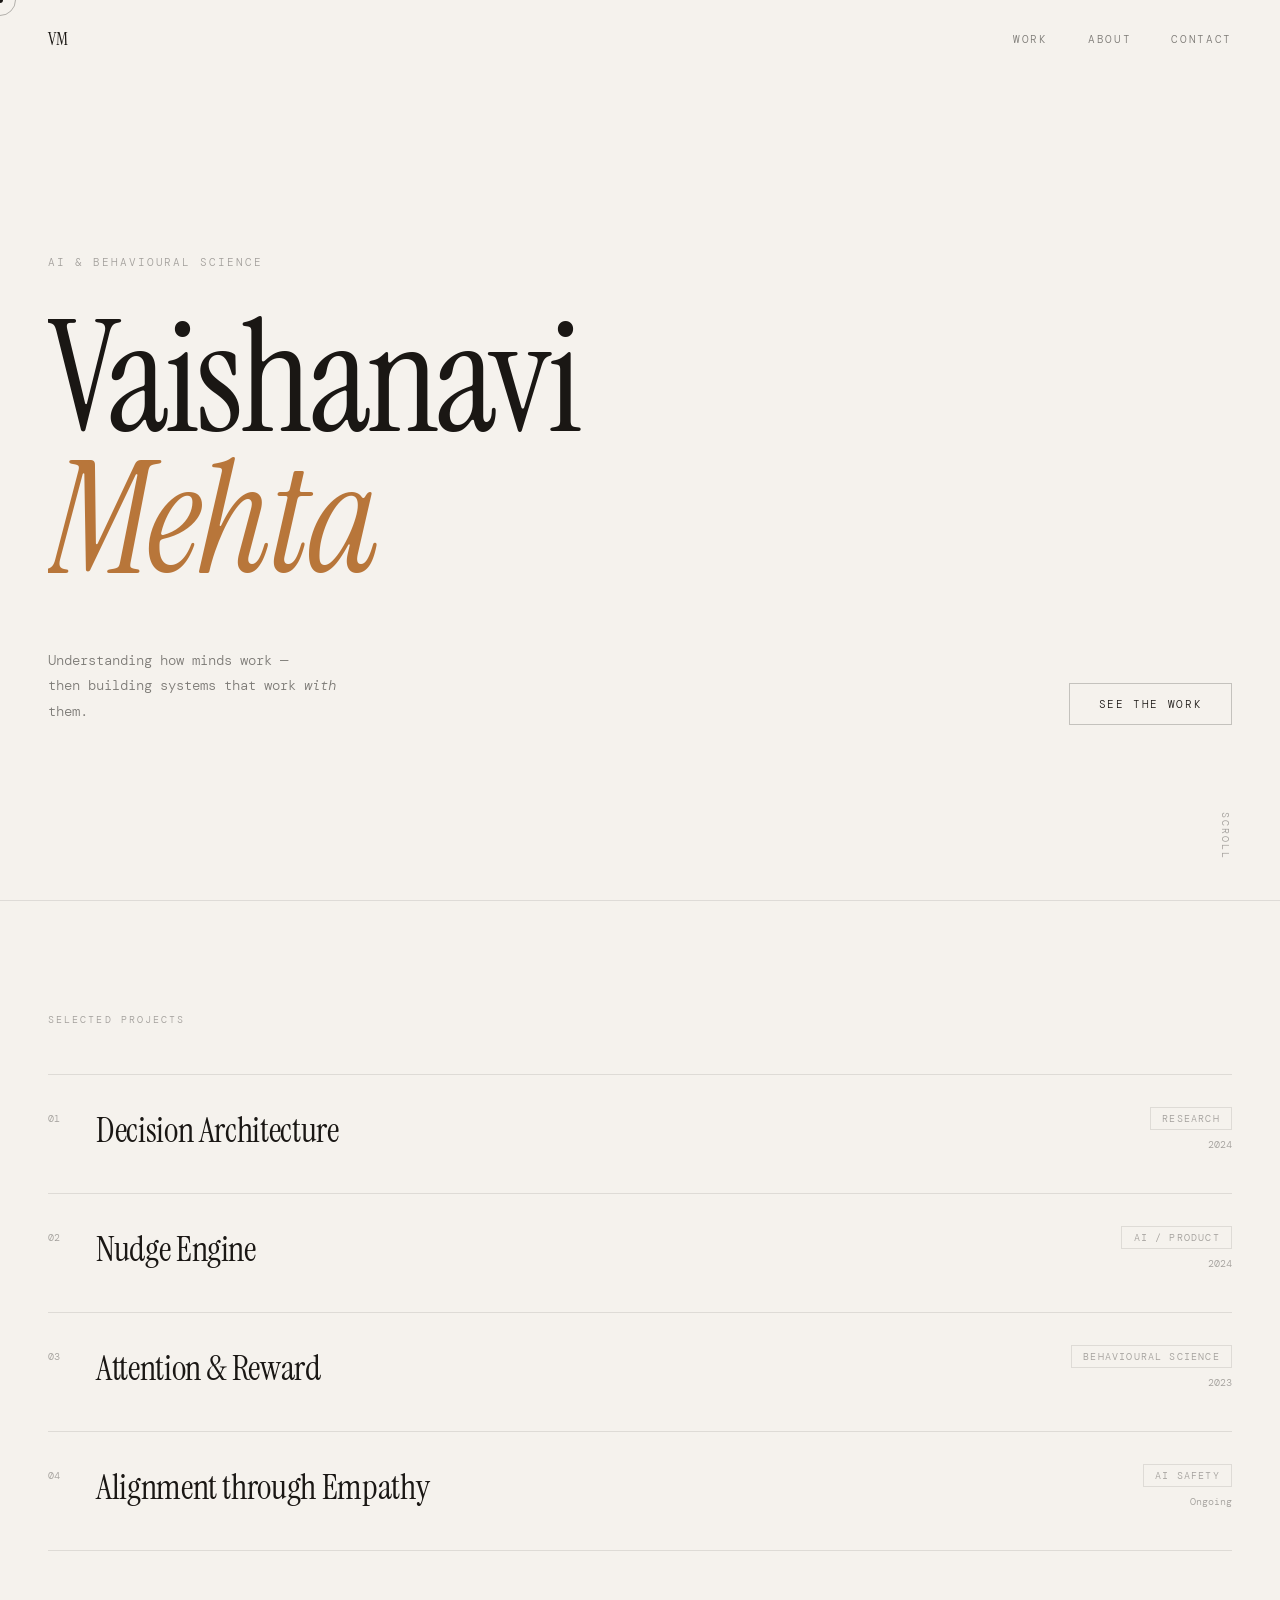
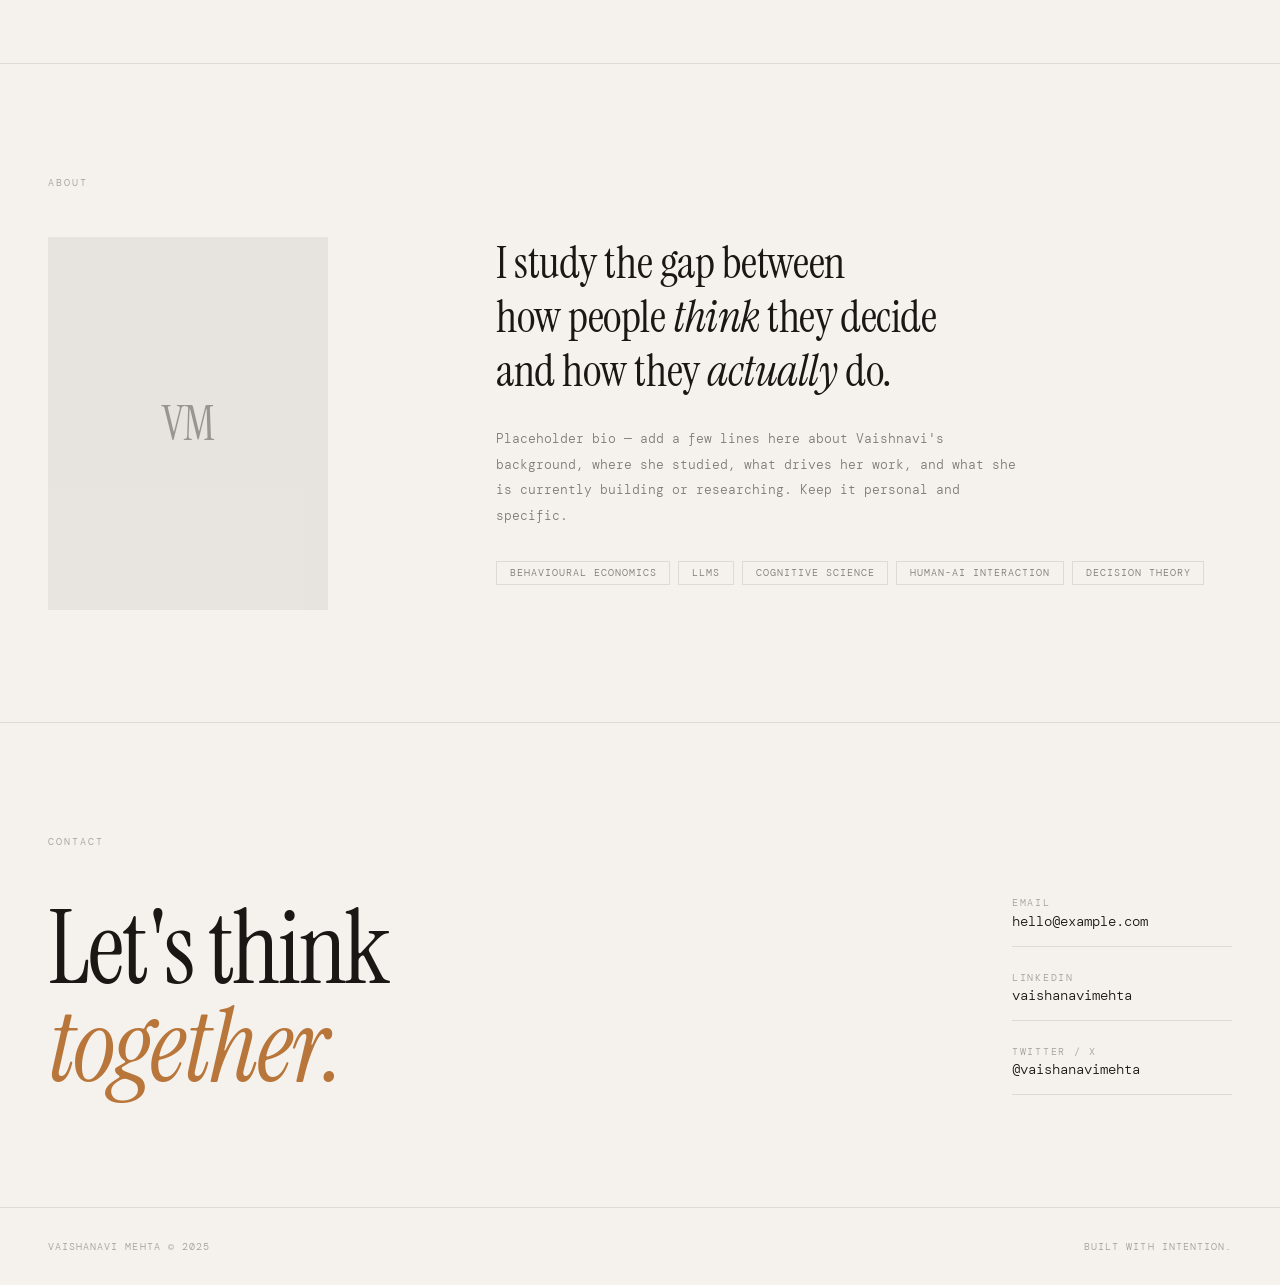
<file: index.html>
<!DOCTYPE html>
<html lang="en">
<head>
  <meta charset="UTF-8" />
  <meta name="viewport" content="width=device-width, initial-scale=1.0" />
  <title>Vaishanavi Mehta</title>
  <meta name="description" content="AI researcher and behavioural scientist." />
  <link rel="preconnect" href="https://fonts.googleapis.com" />
  <link rel="preconnect" href="https://fonts.gstatic.com" crossorigin />
  <link href="https://fonts.googleapis.com/css2?family=Instrument+Serif:ital@0;1&family=DM+Mono:wght@300;400&display=swap" rel="stylesheet" />
  <link rel="stylesheet" href="style.css" />
</head>
<body>

  <div class="cursor-dot" id="cursorDot"></div>
  <div class="cursor-ring" id="cursorRing"></div>

  <header class="nav">
    <a href="#" class="nav-logo" data-magnetic>VM</a>
    <nav class="nav-links">
      <a href="#work" data-magnetic>work</a>
      <a href="#about" data-magnetic>about</a>
      <a href="#contact" data-magnetic>contact</a>
    </nav>
  </header>

  <!-- HERO -->
  <section class="hero" id="hero">
    <div class="hero-tag">AI &amp; Behavioural Science</div>
    <h1 class="hero-title">
      <span class="line reveal">Vaishanavi</span>
      <span class="line reveal delay-1">
        <em>Mehta</em>
      </span>
    </h1>
    <div class="hero-foot reveal delay-2">
      <p class="hero-desc">
        Understanding how minds work —<br>
        then building systems that work <em>with</em> them.
      </p>
      <a href="#work" class="btn" data-magnetic>see the work</a>
    </div>
    <div class="hero-scroll-hint">scroll</div>
  </section>

  <!-- WORK -->
  <section class="work" id="work">
    <div class="section-label">Selected projects</div>

    <div class="project-list">

      <div class="project-item" data-hover>
        <div class="project-left">
          <span class="project-num">01</span>
          <div>
            <h2 class="project-title">Decision Architecture</h2>
            <p class="project-desc">Mapping cognitive biases in high-stakes decision environments using LLM-assisted behavioural probes.</p>
          </div>
        </div>
        <div class="project-right">
          <span class="project-tag">Research</span>
          <span class="project-year">2024</span>
        </div>
      </div>

      <div class="project-item" data-hover>
        <div class="project-left">
          <span class="project-num">02</span>
          <div>
            <h2 class="project-title">Nudge Engine</h2>
            <p class="project-desc">An adaptive AI system that personalises behavioural nudges based on real-time user affect modelling.</p>
          </div>
        </div>
        <div class="project-right">
          <span class="project-tag">AI / Product</span>
          <span class="project-year">2024</span>
        </div>
      </div>

      <div class="project-item" data-hover>
        <div class="project-left">
          <span class="project-num">03</span>
          <div>
            <h2 class="project-title">Attention &amp; Reward</h2>
            <p class="project-desc">Studying how variable reward schedules shape attention allocation in digital interfaces.</p>
          </div>
        </div>
        <div class="project-right">
          <span class="project-tag">Behavioural Science</span>
          <span class="project-year">2023</span>
        </div>
      </div>

      <div class="project-item" data-hover>
        <div class="project-left">
          <span class="project-num">04</span>
          <div>
            <h2 class="project-title">Alignment through Empathy</h2>
            <p class="project-desc">An ongoing investigation into whether models trained on theory-of-mind tasks produce more aligned outputs.</p>
          </div>
        </div>
        <div class="project-right">
          <span class="project-tag">AI Safety</span>
          <span class="project-year">Ongoing</span>
        </div>
      </div>

    </div>
  </section>

  <!-- ABOUT -->
  <section class="about" id="about">
    <div class="section-label">About</div>
    <div class="about-grid">
      <div class="about-left">
        <div class="about-portrait">
          <div class="portrait-placeholder">VM</div>
        </div>
      </div>
      <div class="about-right">
        <h2 class="about-heading">
          I study the gap between<br>
          how people <em>think</em> they decide<br>
          and how they <em>actually</em> do.
        </h2>
        <p class="about-body">
          Placeholder bio — add a few lines here about Vaishnavi's background,
          where she studied, what drives her work, and what she is currently
          building or researching. Keep it personal and specific.
        </p>
        <div class="about-pills">
          <span class="pill">Behavioural Economics</span>
          <span class="pill">LLMs</span>
          <span class="pill">Cognitive Science</span>
          <span class="pill">Human-AI Interaction</span>
          <span class="pill">Decision Theory</span>
        </div>
      </div>
    </div>
  </section>

  <!-- CONTACT -->
  <section class="contact" id="contact">
    <div class="section-label">Contact</div>
    <div class="contact-inner">
      <h2 class="contact-heading">
        Let's think<br><em>together.</em>
      </h2>
      <div class="contact-links">
        <a href="mailto:hello@example.com" class="contact-link" data-magnetic>
          <span class="contact-link-label">Email</span>
          <span class="contact-link-val">hello@example.com</span>
        </a>
        <a href="https://linkedin.com/in/placeholder" class="contact-link" target="_blank" rel="noopener" data-magnetic>
          <span class="contact-link-label">LinkedIn</span>
          <span class="contact-link-val">vaishanavimehta</span>
        </a>
        <a href="https://twitter.com/placeholder" class="contact-link" target="_blank" rel="noopener" data-magnetic>
          <span class="contact-link-label">Twitter / X</span>
          <span class="contact-link-val">@vaishanavimehta</span>
        </a>
      </div>
    </div>
  </section>

  <footer class="footer">
    <span>Vaishanavi Mehta &copy; 2025</span>
    <span>Built with intention.</span>
  </footer>

  <script src="main.js"></script>
</body>
</html>
</file>
<file: style.css>
/* ─── Reset ─────────────────────────────────────────── */
*, *::before, *::after { box-sizing: border-box; margin: 0; padding: 0; }
html { scroll-behavior: smooth; font-size: 16px; }
body {
  background: #f5f2ed;
  color: #1a1714;
  font-family: 'DM Mono', monospace;
  font-weight: 300;
  cursor: none;
  overflow-x: hidden;
  -webkit-font-smoothing: antialiased;
}
a { color: inherit; text-decoration: none; }
em { font-style: italic; }

/* ─── CSS Variables ─────────────────────────────────── */
:root {
  --ink:       #1a1714;
  --ink-muted: rgba(26,23,20,0.38);
  --ink-soft:  rgba(26,23,20,0.55);
  --paper:     #f5f2ed;
  --accent:    #b8763a;
  --line:      rgba(26,23,20,0.1);
  --serif:     'Instrument Serif', Georgia, serif;
  --mono:      'DM Mono', monospace;
  --ease:      cubic-bezier(.16,1,.3,1);
}

/* ─── Custom cursor ─────────────────────────────────── */
.cursor-dot,
.cursor-ring {
  position: fixed;
  border-radius: 50%;
  pointer-events: none;
  z-index: 9999;
  transform: translate(-50%, -50%);
}
.cursor-dot {
  width: 6px; height: 6px;
  background: var(--ink);
  transition: width .15s var(--ease), height .15s var(--ease), background .2s;
}
.cursor-ring {
  width: 32px; height: 32px;
  border: 1px solid rgba(26,23,20,0.3);
  transition: width .4s var(--ease), height .4s var(--ease), border-color .3s;
}
.cursor-dot.hovered { width: 4px; height: 4px; background: var(--accent); }
.cursor-ring.hovered { width: 52px; height: 52px; border-color: var(--accent); }

/* ─── Nav ───────────────────────────────────────────── */
.nav {
  position: fixed;
  top: 0; left: 0; right: 0;
  z-index: 100;
  display: flex;
  justify-content: space-between;
  align-items: center;
  padding: 1.75rem 3rem;
  mix-blend-mode: multiply;
}
.nav-logo {
  font-family: var(--serif);
  font-size: 1.1rem;
  letter-spacing: .02em;
  color: var(--ink);
}
.nav-links {
  display: flex;
  gap: 2.5rem;
}
.nav-links a {
  font-size: .7rem;
  letter-spacing: .15em;
  text-transform: uppercase;
  color: var(--ink-soft);
  transition: color .3s;
}
.nav-links a:hover { color: var(--ink); }

/* ─── Hero ──────────────────────────────────────────── */
.hero {
  min-height: 100vh;
  display: flex;
  flex-direction: column;
  justify-content: center;
  padding: 10rem 3rem 5rem;
  position: relative;
}
.hero-tag {
  font-size: .68rem;
  letter-spacing: .18em;
  text-transform: uppercase;
  color: var(--ink-muted);
  margin-bottom: 2.5rem;
}
.hero-title {
  font-family: var(--serif);
  font-size: clamp(4rem, 12vw, 11rem);
  line-height: .92;
  letter-spacing: -.02em;
  font-weight: 400;
  margin-bottom: 3.5rem;
  overflow: hidden;
}
.hero-title .line {
  display: block;
  transform: translateY(110%);
}
.hero-title em {
  color: var(--accent);
}
.hero-foot {
  display: flex;
  align-items: flex-end;
  justify-content: space-between;
  gap: 2rem;
  opacity: 0;
}
.hero-desc {
  font-size: .85rem;
  line-height: 1.9;
  color: var(--ink-soft);
  max-width: 320px;
}
.hero-scroll-hint {
  position: absolute;
  bottom: 2.5rem;
  right: 3rem;
  font-size: .65rem;
  letter-spacing: .2em;
  text-transform: uppercase;
  color: var(--ink-muted);
  writing-mode: vertical-rl;
  opacity: 0;
  animation: fadeUp .8s 1.2s var(--ease) forwards;
}

/* ─── Button ────────────────────────────────────────── */
.btn {
  display: inline-block;
  font-size: .68rem;
  letter-spacing: .15em;
  text-transform: uppercase;
  color: var(--ink);
  border: 1px solid rgba(26,23,20,0.22);
  padding: .8rem 1.8rem;
  transition: border-color .3s, color .3s, background .3s;
  white-space: nowrap;
}
.btn:hover {
  background: var(--ink);
  color: var(--paper);
  border-color: var(--ink);
}

/* ─── Section label ─────────────────────────────────── */
.section-label {
  font-size: .65rem;
  letter-spacing: .2em;
  text-transform: uppercase;
  color: var(--ink-muted);
  margin-bottom: 3rem;
}

/* ─── Work ──────────────────────────────────────────── */
.work {
  padding: 7rem 3rem;
  border-top: 1px solid var(--line);
}
.project-list {}
.project-item {
  display: flex;
  justify-content: space-between;
  align-items: flex-start;
  gap: 2rem;
  padding: 2rem 0;
  border-top: 1px solid var(--line);
  transition: padding-left .45s var(--ease);
  position: relative;
  overflow: hidden;
}
.project-item:last-child { border-bottom: 1px solid var(--line); }
.project-item::after {
  content: '';
  position: absolute;
  inset: 0;
  background: rgba(26,23,20,0.03);
  transform: translateX(-100%);
  transition: transform .45s var(--ease);
}
.project-item:hover { padding-left: 1rem; }
.project-item:hover::after { transform: translateX(0); }

.project-left {
  display: flex;
  gap: 1.5rem;
  align-items: flex-start;
  flex: 1;
}
.project-num {
  font-size: .65rem;
  color: var(--ink-muted);
  margin-top: .3rem;
  min-width: 1.5rem;
}
.project-title {
  font-family: var(--serif);
  font-size: clamp(1.4rem, 3vw, 2.2rem);
  font-weight: 400;
  letter-spacing: -.01em;
  margin-bottom: .5rem;
  transition: color .3s;
}
.project-item:hover .project-title { color: var(--accent); }
.project-desc {
  font-size: .75rem;
  line-height: 1.8;
  color: var(--ink-soft);
  max-width: 480px;
  height: 0;
  overflow: hidden;
  transition: height .45s var(--ease), opacity .35s;
  opacity: 0;
}
.project-item:hover .project-desc {
  height: 3.6rem;
  opacity: 1;
}
.project-right {
  display: flex;
  flex-direction: column;
  align-items: flex-end;
  gap: .5rem;
  min-width: 120px;
}
.project-tag {
  font-size: .62rem;
  letter-spacing: .12em;
  text-transform: uppercase;
  color: var(--ink-muted);
  border: 1px solid var(--line);
  padding: .25rem .7rem;
}
.project-year {
  font-size: .65rem;
  color: var(--ink-muted);
}

/* ─── About ─────────────────────────────────────────── */
.about {
  padding: 7rem 3rem;
  border-top: 1px solid var(--line);
}
.about-grid {
  display: grid;
  grid-template-columns: 1fr 2fr;
  gap: 5rem;
  align-items: start;
}
.about-portrait {
  aspect-ratio: 3/4;
  background: rgba(26,23,20,0.06);
  display: flex;
  align-items: center;
  justify-content: center;
  max-width: 280px;
}
.portrait-placeholder {
  font-family: var(--serif);
  font-size: 3rem;
  color: var(--ink-muted);
}
.about-heading {
  font-family: var(--serif);
  font-size: clamp(1.5rem, 3.5vw, 2.8rem);
  font-weight: 400;
  line-height: 1.2;
  letter-spacing: -.01em;
  margin-bottom: 1.75rem;
}
.about-body {
  font-size: .8rem;
  line-height: 2;
  color: var(--ink-soft);
  max-width: 520px;
  margin-bottom: 2rem;
}
.about-pills {
  display: flex;
  flex-wrap: wrap;
  gap: .5rem;
}
.pill {
  font-size: .62rem;
  letter-spacing: .1em;
  text-transform: uppercase;
  border: 1px solid var(--line);
  padding: .3rem .8rem;
  color: var(--ink-soft);
  transition: border-color .3s, color .3s;
}
.pill:hover { border-color: var(--accent); color: var(--accent); }

/* ─── Contact ───────────────────────────────────────── */
.contact {
  padding: 7rem 3rem;
  border-top: 1px solid var(--line);
}
.contact-inner {
  display: flex;
  justify-content: space-between;
  align-items: flex-end;
  gap: 4rem;
  flex-wrap: wrap;
}
.contact-heading {
  font-family: var(--serif);
  font-size: clamp(3rem, 8vw, 7rem);
  font-weight: 400;
  line-height: .95;
  letter-spacing: -.02em;
}
.contact-heading em { color: var(--accent); }
.contact-links {
  display: flex;
  flex-direction: column;
  gap: 1.5rem;
  min-width: 220px;
}
.contact-link {
  display: flex;
  flex-direction: column;
  gap: .2rem;
  padding-bottom: 1rem;
  border-bottom: 1px solid var(--line);
  transition: border-color .3s;
}
.contact-link:hover { border-color: var(--accent); }
.contact-link-label {
  font-size: .6rem;
  letter-spacing: .18em;
  text-transform: uppercase;
  color: var(--ink-muted);
}
.contact-link-val {
  font-size: .85rem;
  color: var(--ink);
  transition: color .3s;
}
.contact-link:hover .contact-link-val { color: var(--accent); }

/* ─── Footer ────────────────────────────────────────── */
.footer {
  padding: 2rem 3rem;
  border-top: 1px solid var(--line);
  display: flex;
  justify-content: space-between;
  font-size: .65rem;
  letter-spacing: .1em;
  color: var(--ink-muted);
  text-transform: uppercase;
}

/* ─── Reveal animations ─────────────────────────────── */
@keyframes slideUp {
  to { transform: translateY(0); }
}
@keyframes fadeUp {
  from { opacity: 0; transform: translateY(10px); }
  to   { opacity: 1; transform: translateY(0); }
}
.reveal { animation: slideUp .95s var(--ease) forwards; }
.delay-1 { animation-delay: .14s; }
.delay-2 { animation: fadeUp .9s .55s var(--ease) forwards; }

/* ─── Scroll reveal ─────────────────────────────────── */
.scroll-reveal {
  opacity: 0;
  transform: translateY(28px);
  transition: opacity .75s var(--ease), transform .75s var(--ease);
}
.scroll-reveal.visible {
  opacity: 1;
  transform: translateY(0);
}

/* ─── Responsive ────────────────────────────────────── */
@media (max-width: 768px) {
  .nav { padding: 1.25rem 1.5rem; }
  .hero { padding: 8rem 1.5rem 4rem; }
  .work, .about, .contact { padding: 5rem 1.5rem; }
  .footer { padding: 1.5rem; }
  .about-grid { grid-template-columns: 1fr; gap: 2.5rem; }
  .about-portrait { max-width: 160px; aspect-ratio: 1; }
  .contact-inner { flex-direction: column; align-items: flex-start; }
  .hero-foot { flex-direction: column; align-items: flex-start; }
  .hero-scroll-hint { display: none; }
  .project-item { flex-direction: column; gap: 1rem; }
  .project-right { flex-direction: row; align-items: center; }
  .cursor-dot, .cursor-ring { display: none; }
  body { cursor: auto; }
  a, button { cursor: auto; }
}
</file>
